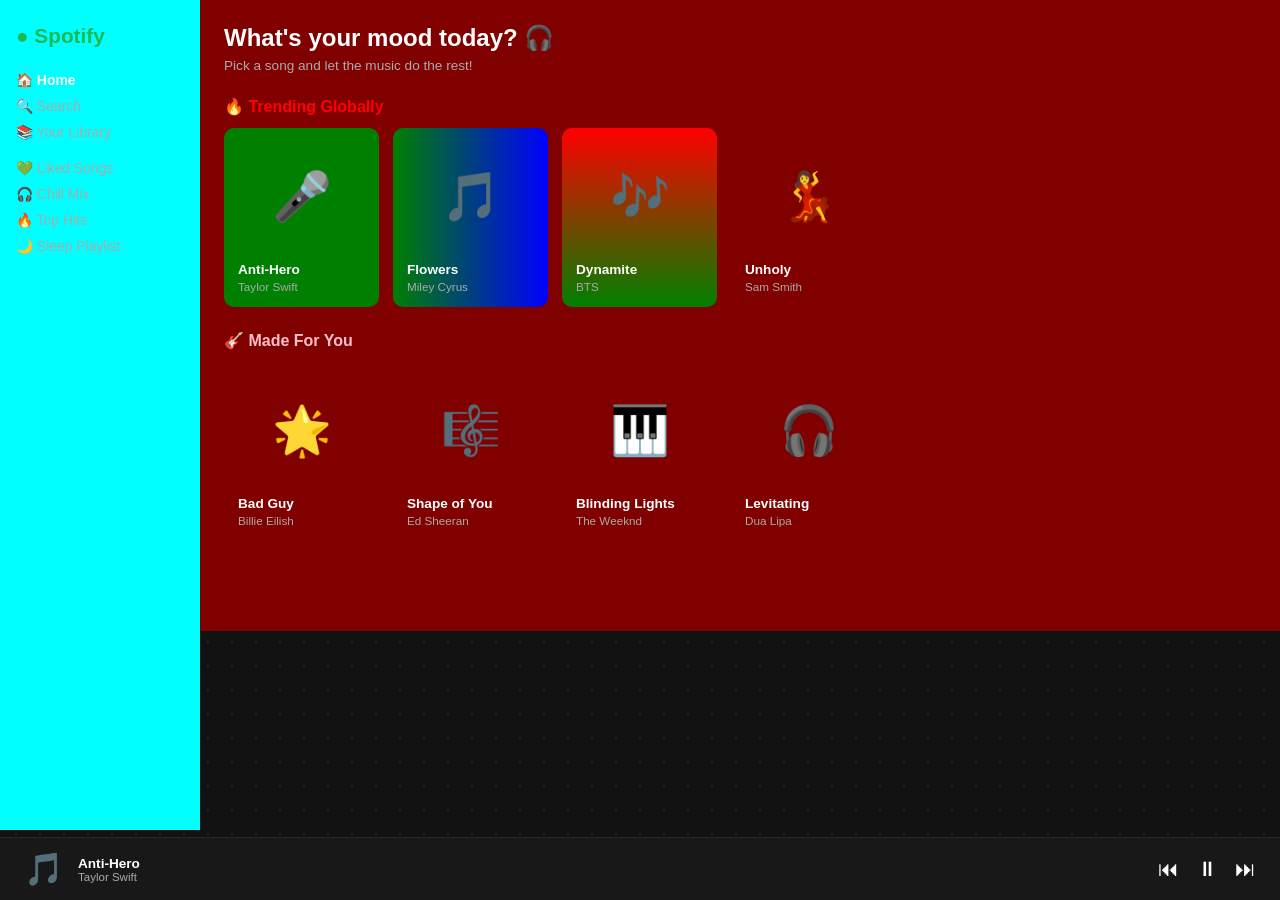
<file: CSS lesson 2/index.html>
<!DOCTYPE html>
<html>
<head>
  <title>Spotify – Background Properties</title>
  <style>

    /* ==================== PRE-WRITTEN ==================== */

    * { box-sizing: border-box; margin: 0; padding: 0; }

    .sidebar {
      width: 200px; background: #000; color: white;
      padding: 24px 16px; position: fixed; top: 0; bottom: 70px;
    }
    .logo { color: #1DB954; font-size: 1.3em; font-weight: bold; margin-bottom: 24px; }
    .sidebar a { display: block; color: #aaa; text-decoration: none; margin: 10px 0; font-size: 0.87em; }
    .sidebar a.active { color: white; font-weight: bold; }

    .main { margin-left: 200px; padding: 24px 24px 90px; color: white; font-family: Arial, sans-serif; }
    .heading { font-size: 1.5em; font-weight: bold; margin-bottom: 6px; }
    .subheading { font-size: 0.85em; color: #aaa; margin-bottom: 22px; }
    .section-title { font-size: 1em; font-weight: bold; margin: 24px 0 12px; }
    .row { display: flex; gap: 14px; flex-wrap: wrap; }

    .card { width: 155px; border-radius: 10px; padding: 14px; cursor: pointer; }
    .cover { height: 110px; border-radius: 8px; margin-bottom: 10px; display: flex; align-items: center; justify-content: center; font-size: 3em; }
    .card h3 { font-size: 0.85em; color: white; }
    .card p  { font-size: 0.73em; color: #aaa; margin-top: 3px; }

    .bar {
      position: fixed; bottom: 0; left: 0; right: 0;
      background: #181818; border-top: 1px solid #282828;
      padding: 12px 24px; display: flex; align-items: center; gap: 14px; color: white;
    }
    .bar .icon { font-size: 2em; }
    .bar .info h4 { font-size: 0.85em; }
    .bar .info p  { font-size: 0.72em; color: #aaa; }
    .bar .controls { margin-left: auto; display: flex; gap: 18px; font-size: 1.3em; cursor: pointer; }

    /* ==================== YOUR TASK ==================== */
    

    body {
      font-family: Arial, sans-serif;
      background-image: radial-gradient(circle, rgba(255,255,255,0.08) 1px, transparent 1px);
      background-size: 24px 24px;

      /* Task 1: Change the page colour — Try: #121212 / #1a1a2e / #000000 */
      background-color: #121212;

      /* Task 2: Should the dot pattern tile? Try: repeat / no-repeat / repeat-x */
      background-repeat: repeat;

      /* Task 3: Where does the pattern start? Try: center / top / top right */
      background-position: center;

      /* Task 4: Scroll the page slowly — Try: fixed / scroll */
      background-attachment: fixed;
    }

  </style>
</head>
<body>

  <div class="sidebar" style="background-color:aqua">
    <div class="logo">● Spotify</div>
    <a href="#" class="active">🏠 Home</a>
    <a href="#">🔍 Search</a>
    <a href="#">📚 Your Library</a>
    <a href="#" style="margin-top:20px;">💚 Liked Songs</a>
    <a href="#">🎧 Chill Mix</a>
    <a href="#">🔥 Top Hits</a>
    <a href="#">🌙 Sleep Playlist</a>
  </div>

  <div class="main" style="background-color:maroon   ; background-image:url("https://commons.wikimedia.org/wiki/File:Best_Nature_Picture_of_the_day.jpg");>
    <div class="heading">What's your mood today? 🎧</div>
    <div class="subheading">Pick a song and let the music do the rest!</div>

    <div class="section-title"  style="color:red">🔥 Trending Globally</div>
    <div class="row">
      <div class="card c1" style="background-color: green   ;"><div class="cover">🎤</div><h3>Anti-Hero</h3><p>Taylor Swift</p></div>
      <div class="card c2"  style="background: linear-gradient( to right, green,   blue )   ;"><div class="cover">🎵</div><h3>Flowers</h3><p>Miley Cyrus</p></div>
      <div class="card c3"  style="background: linear-gradient(red,   green)  ;"><div class="cover">🎶</div><h3>Dynamite</h3><p>BTS</p></div>
      <div class="card c4"><div class="cover">💃</div><h3>Unholy</h3><p>Sam Smith</p></div>
    </div>

    <div class="section-title" style="color: pink ;" >🎸 Made For You </div>
    <div class="row">
      <div class="card c5"><div class="cover">🌟</div><h3>Bad Guy</h3><p>Billie Eilish</p></div>
      <div class="card c6"><div class="cover">🎼</div><h3>Shape of You</h3><p>Ed Sheeran</p></div>
      <div class="card c1"><div class="cover">🎹</div><h3>Blinding Lights</h3><p>The Weeknd</p></div>
      <div class="card c2"><div class="cover">🎧</div><h3>Levitating</h3><p>Dua Lipa</p></div>
    </div>
  </div>



  <div class="bar">
    <div class="icon">🎵</div>
    <div class="info"><h4>Anti-Hero</h4><p>Taylor Swift</p></div>
    <div class="controls">⏮ &nbsp; ⏸ &nbsp; ⏭</div>
  </div>

</body>
</html>
</file>
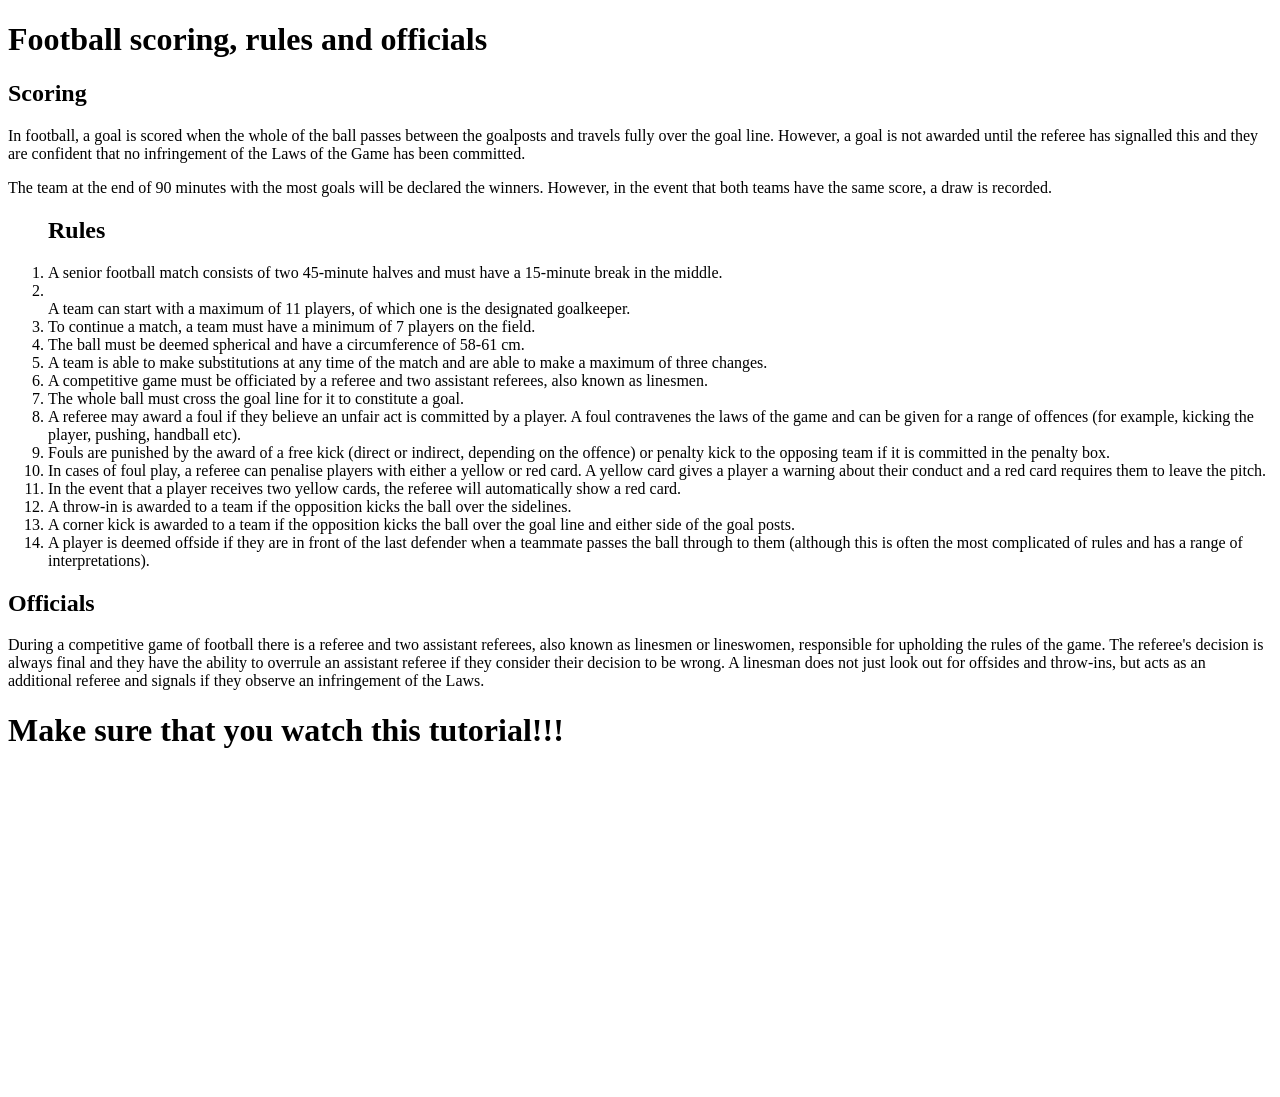
<file: homework2/index.html>
<!DOCTYPE html>
<html><head><title>How to play football</title></head>
<body>

<h1>Football scoring, rules and officials</h1>


<h2>Scoring</h2>
<p>In football, a goal is scored when the whole of the ball passes between the goalposts and travels fully over the goal line. However, a goal is not awarded until the referee has signalled this and they are confident that no infringement of the Laws of the Game has been committed.</p>

<p>The team at the end of 90 minutes with the most goals will be declared the winners. However, in the event that both teams have the same score, a draw is recorded.</p>


<ol>
<h2>Rules</h2>
<li>A senior football match consists of two 45-minute halves and must have a 15-minute break in the middle.</li>
<li></li>A team can start with a maximum of 11 players, of which one is the designated goalkeeper.</li>
<li>To continue a match, a team must have a minimum of 7 players on the field.</li>
<li>The ball must be deemed spherical and have a circumference of 58-61 cm.</li>
<li>A team is able to make substitutions at any time of the match and are able to make a maximum of three changes.</li>
<li>A competitive game must be officiated by a referee and two assistant referees, also known as linesmen.</li>
<li>The whole ball must cross the goal line for it to constitute a goal.</li>
<li>A referee may award a foul if they believe an unfair act is committed by a player. A foul contravenes the laws of the game and can be given for a range of offences (for example, kicking the player, pushing, handball etc).</li>
<li>Fouls are punished by the award of a free kick (direct or indirect, depending on the offence) or penalty kick to the opposing team if it is committed in the penalty box.</li>
<li>In cases of foul play, a referee can penalise players with either a yellow or red card. A yellow card gives a player a warning about their conduct and a red card requires them to leave the pitch.</li>
<li>In the event that a player receives two yellow cards, the referee will automatically show a red card.</li>
<li>A throw-in is awarded to a team if the opposition kicks the ball over the sidelines.</li>
<li>A corner kick is awarded to a team if the opposition kicks the ball over the goal line and either side of the goal posts.</li>
<li>A player is deemed offside if they are in front of the last defender when a teammate passes the ball through to them (although this is often the most complicated of rules and has a range of interpretations).</li>
</ol>

<h2>Officials</h2>
<p>During a competitive game of football there is a referee and two assistant referees, also known as linesmen or lineswomen, responsible for upholding the rules of the game. The referee's decision is always final and they have the ability to overrule an assistant referee if they consider their decision to be wrong. A linesman does not just look out for offsides and throw-ins, but acts as an additional referee and signals if they observe an infringement of the Laws.</p>


<h1>Make sure that you watch this tutorial!!!</h1>

<iframe width="560" height="315" src="https://www.youtube.com/embed/HxiVvWPLwFM?si=2H7yP5vY_2R3_v51" title="YouTube video player" frameborder="0" allow="accelerometer; autoplay; clipboard-write; encrypted-media; gyroscope; picture-in-picture; web-share" referrerpolicy="strict-origin-when-cross-origin" allowfullscreen></iframe>






</body>
</html>
</file>
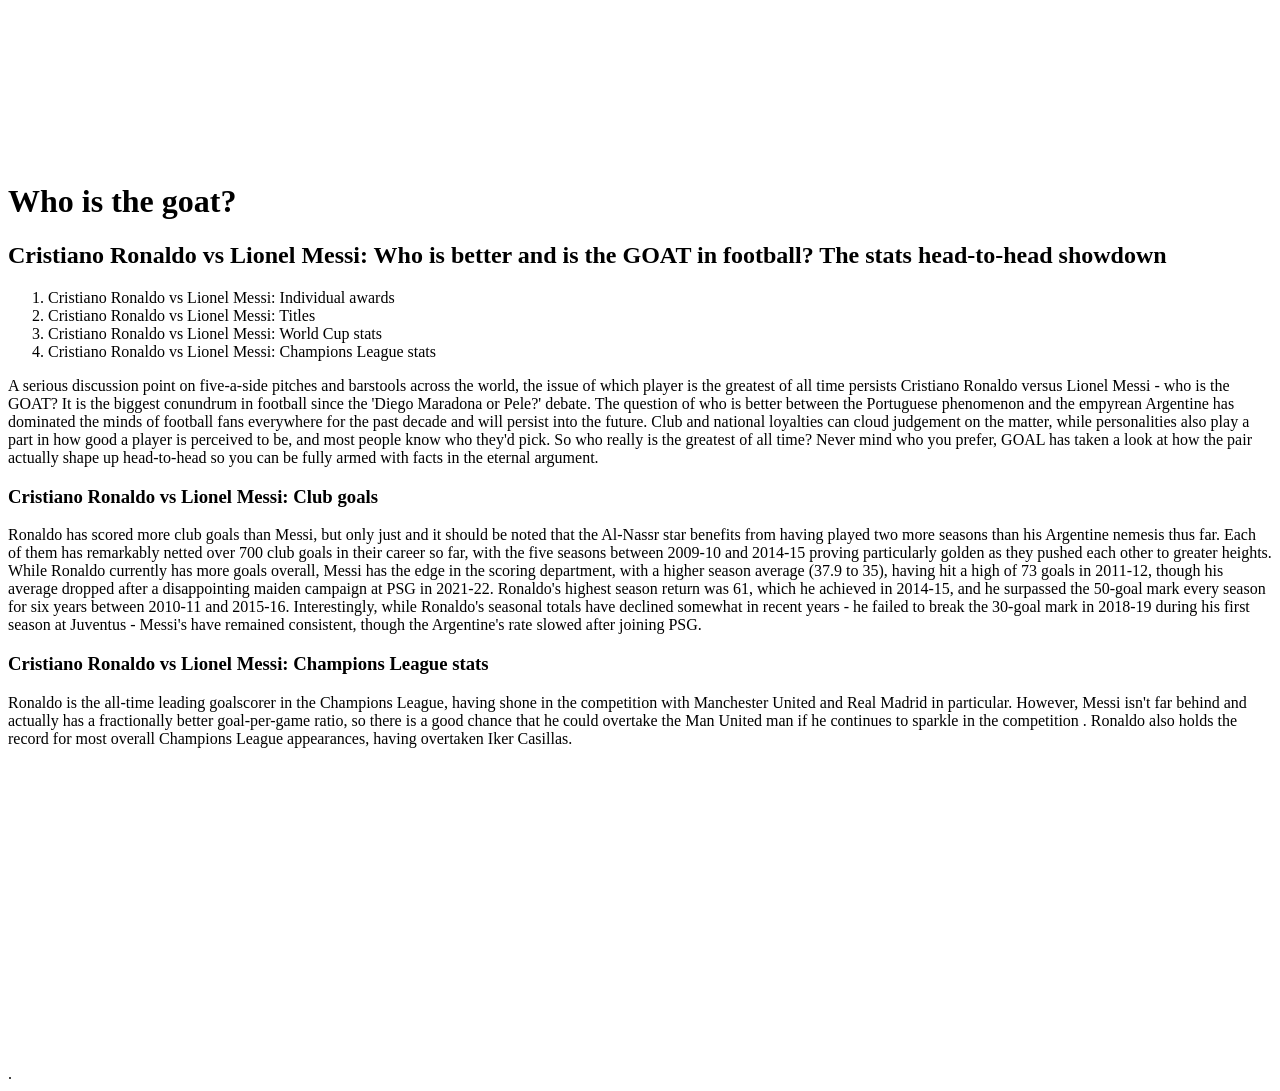
<file: lesson5/index.html>
<!DOCTYPE html>
<html><head><title>semantics</title></head>
<body>
    <header>

<video src="7NF2EKPARWWNE3IPYPAZCFYFWRWO47EN.gif"></video>

<h1>Who is the goat?</h1>

<h2>Cristiano Ronaldo vs Lionel Messi: Who is better and is the GOAT in football? The stats head-to-head showdown</h2>

<ol>
<li>Cristiano Ronaldo vs Lionel Messi: Individual awards</li>
<li>Cristiano Ronaldo vs Lionel Messi: Titles</li>
<li>Cristiano Ronaldo vs Lionel Messi: World Cup stats</li>
<li>Cristiano Ronaldo vs Lionel Messi: Champions League stats</li>
</ol>
</header>
<main>
<section>
<p>A serious discussion point on five-a-side pitches and barstools across the world, the issue of which player is the greatest of all time persists
Cristiano Ronaldo versus Lionel Messi - who is the GOAT? It is the biggest conundrum in football since the 'Diego Maradona or Pele?' debate.
The question of who is better between the Portuguese phenomenon and the empyrean Argentine has dominated the minds of football fans everywhere for the past decade and will persist into the future.
Club and national loyalties can cloud judgement on the matter, while personalities also play a part in how good a player is perceived to be, and most people know who they'd pick.
So who really is the greatest of all time? Never mind who you prefer, GOAL has taken a look at how the pair actually shape up head-to-head so you can be fully armed with facts in the eternal argument. </p>
</section>


<section>
<h3>Cristiano Ronaldo vs Lionel Messi: Club goals</h3>


<p>Ronaldo has scored more club goals than Messi, but only just and it should be noted that the Al-Nassr star benefits from having played two more seasons than his Argentine nemesis thus far.
Each of them has remarkably netted over 700 club goals in their career so far, with the five seasons between 2009-10 and 2014-15 proving particularly golden as they pushed each other to greater heights.
While Ronaldo currently has more goals overall, Messi has the edge in the scoring department, with a higher season average (37.9 to 35), having hit a high of 73 goals in 2011-12, though his average dropped after a disappointing maiden campaign at PSG in 2021-22.
Ronaldo's highest season return was 61, which he achieved in 2014-15, and he surpassed the 50-goal mark every season for six years between 2010-11 and 2015-16.
Interestingly, while Ronaldo's seasonal totals have declined somewhat in recent years - he failed to break the 30-goal mark in 2018-19 during his first season at Juventus - Messi's have remained consistent, though the Argentine's rate slowed after joining PSG.</p></main>
</section>


<h3>Cristiano Ronaldo vs Lionel Messi: Champions League stats</h3>

<p></p>Ronaldo is the all-time leading goalscorer in the Champions League, having shone in the competition with Manchester United and Real Madrid in particular.

However, Messi isn't far behind and actually has a fractionally better goal-per-game ratio, so there is a good chance that he could overtake the Man United man if he continues to sparkle in the competition .

Ronaldo also holds the record for most overall Champions League appearances, having overtaken Iker Casillas.
</p>.

<iframe width="560" height="315" src="https://www.youtube.com/embed/UBC6EPnfavM?si=8rDrx166qKdNYSan" title="YouTube video player" frameborder="0" allow="accelerometer; autoplay; clipboard-write; encrypted-media; gyroscope; picture-in-picture; web-share" referrerpolicy="strict-origin-when-cross-origin" allowfullscreen></iframe>
    
           
           
           
           
            <iframe width="560" height="315" src="https://www.youtube.com/embed/rr0L8aZXfCI?si=D0d5T13JtyqiMgV8" title="YouTube video player" frameborder="0" allow="accelerometer; autoplay; clipboard-write; encrypted-media; gyroscope; picture-in-picture; web-share" referrerpolicy="strict-origin-when-cross-origin" allowfullscreen></iframe>
    



</body>
</html>
</file>
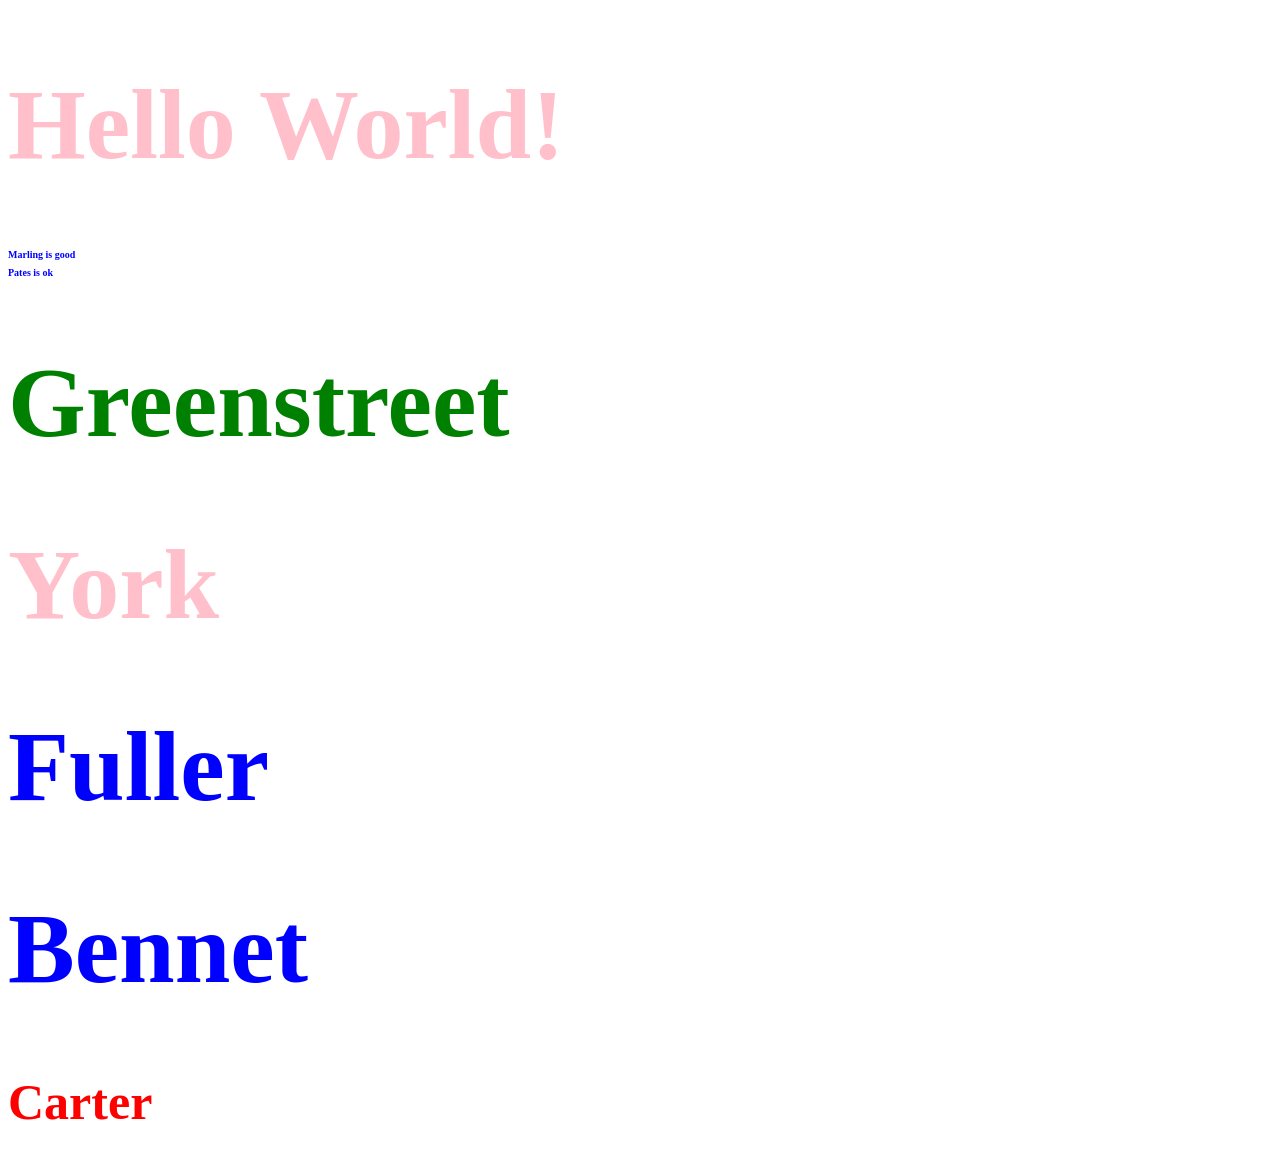
<file: Into to CSS/Activity 1/index.html>
<!DOCTYPE html>
<html>
    
<head>



<link   rel="stylesheet"  href="style.css">
</head>

<body>


<h1 style="color: pink ;font-size:100px">Hello World!</h1>
<h1 class="five">Marling is good</h1>
<h1 class="five">Pates is ok</h1>
<h1  id="MyElement">Greenstreet</h1>
<h1>York</h1>
<h1 class= "one">Fuller</h1>
<h1 class= "one">Bennet</h1>
<h1  id="MySpecialElement" >Carter</h1>

</body>
</html>
</file>
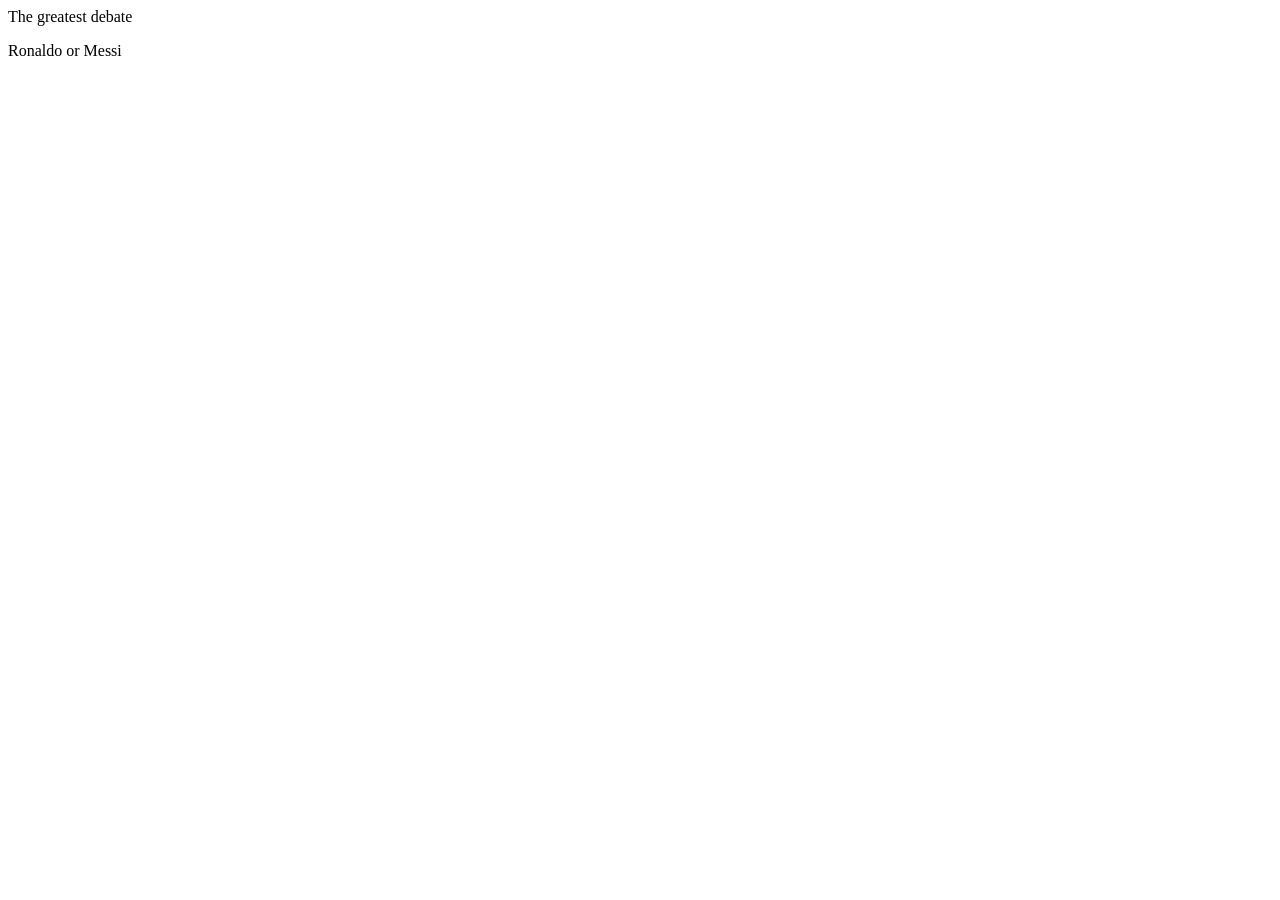
<file: New folder/New folder/index.html>
<DOCTYPE html><html>
    <head><title>Football</title></head>
    <body>
            <p>The greatest debate</p>
            <p>Ronaldo or Messi</p>
    
    
            <iframe width="560" height="315" src="https://www.youtube.com/embed/UBC6EPnfavM?si=8rDrx166qKdNYSan" title="YouTube video player" frameborder="0" allow="accelerometer; autoplay; clipboard-write; encrypted-media; gyroscope; picture-in-picture; web-share" referrerpolicy="strict-origin-when-cross-origin" allowfullscreen></iframe>
    
           
           
           
           
            <iframe width="560" height="315" src="https://www.youtube.com/embed/rr0L8aZXfCI?si=D0d5T13JtyqiMgV8" title="YouTube video player" frameborder="0" allow="accelerometer; autoplay; clipboard-write; encrypted-media; gyroscope; picture-in-picture; web-share" referrerpolicy="strict-origin-when-cross-origin" allowfullscreen></iframe>
    
    
    
    
    
    
    
    </body>
    </html>
</file>
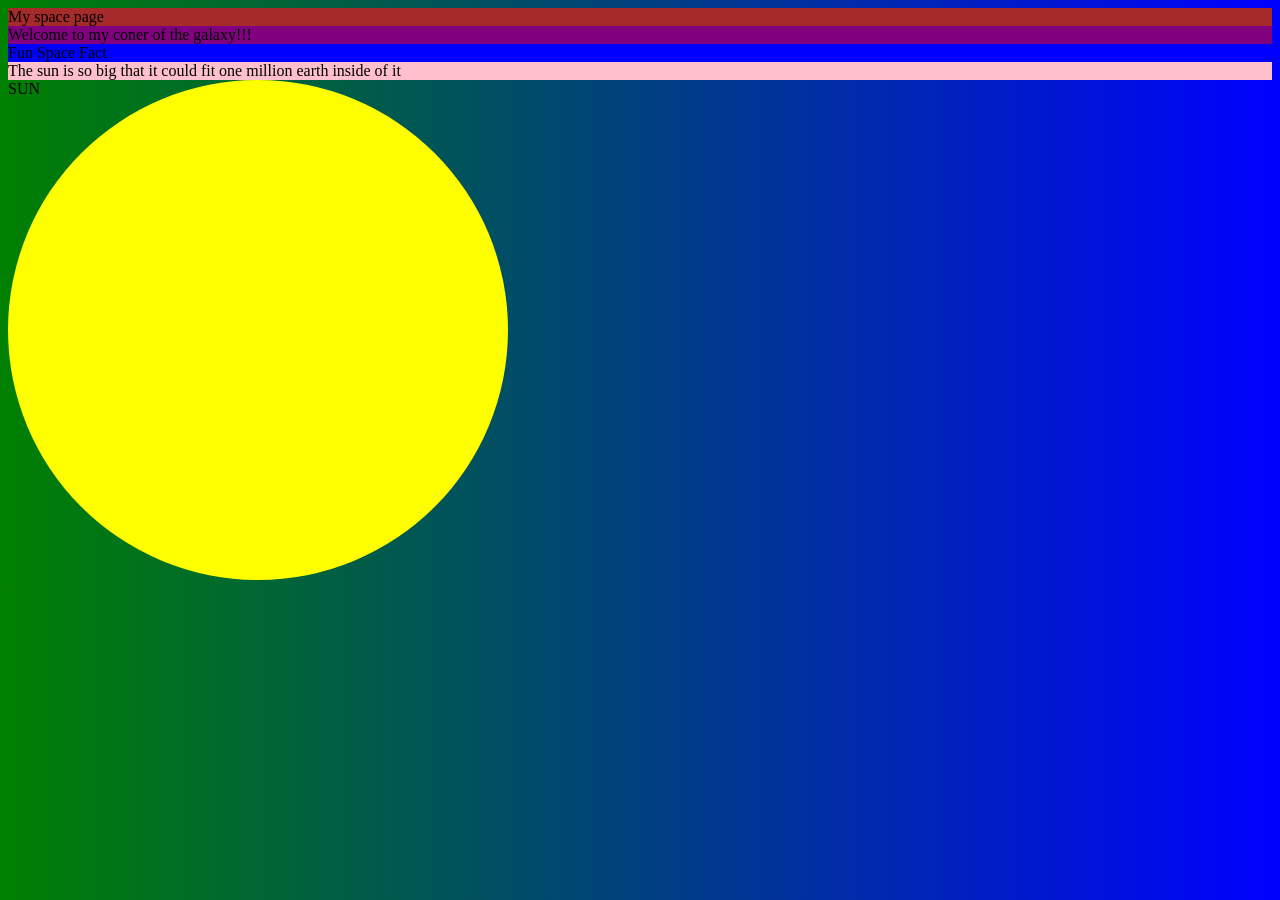
<file: CSS lesson 2/index2.html>
<!DOCTYPE html>
<html>
<head><title>Spotify Background Properties</title>

    <style>
        .star {
      width: 500px;
      height: 500px;
      background-color: yellow;
      border-radius: 70%;
      animation: twinkle 2s infinite alternate;
    }
 
    @keyframes twinkle {
      from { background-color: yellow; }
      to   { background-color: white; }
    }
        
        
        </style>


</head>

<body style="background: linear-gradient( to right, green,   blue )">


<div  style="background-color:brown">     My space page    </div>
<div  style="background-color:purple" >Welcome to my coner of the galaxy!!!</div>
<div style="background-color:blue" >Fun Space Fact</div>
<div    style="background-color:pink">The sun is so big that it could fit one million earth inside of it</div>

<div class ="star"> SUN</div>




</body>









</html>
</file>
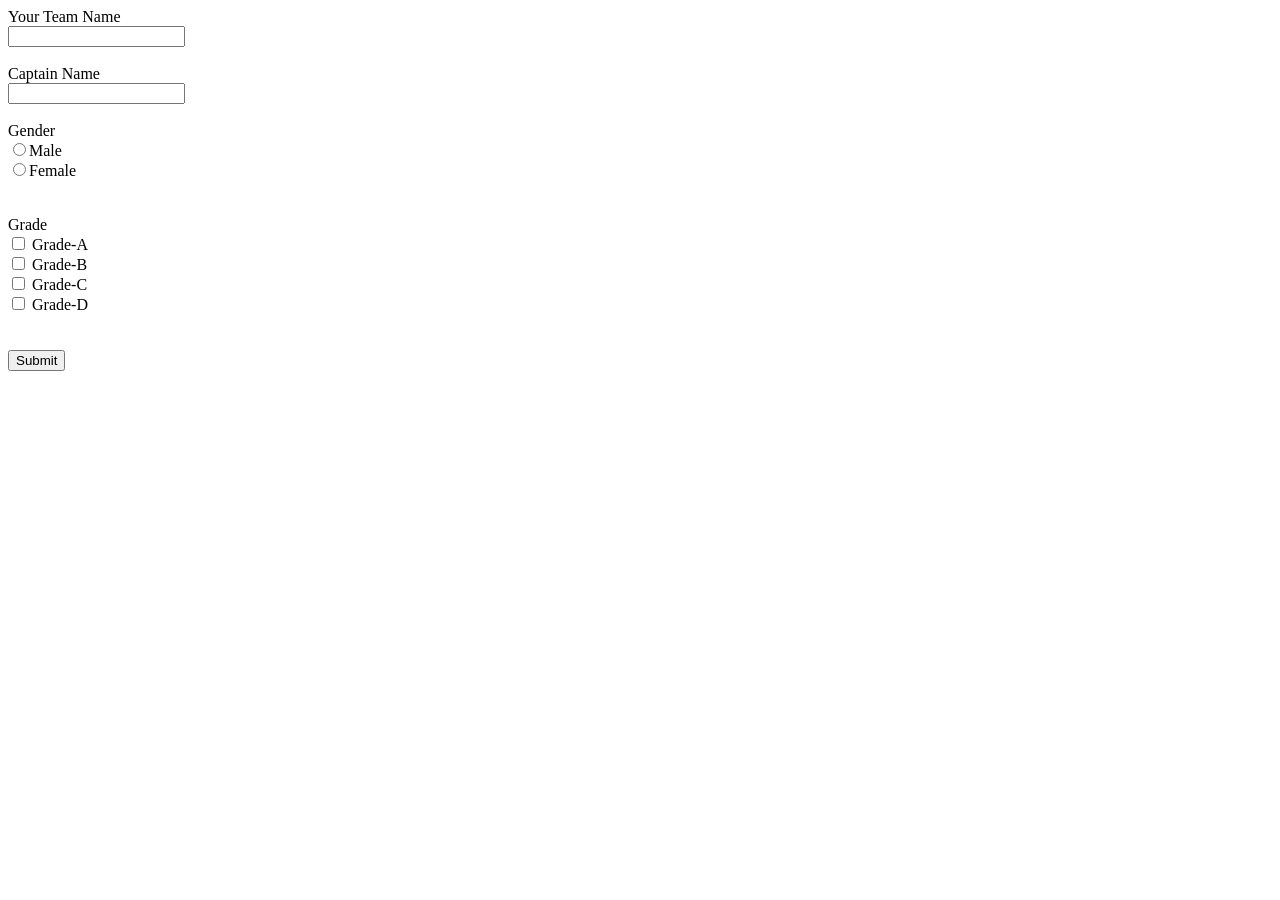
<file: Lesson6/activity1.html>
<!DOCTYPE html>
<html><head><title>Forms</title></head>
<body>


<form>

<label>Your Team Name</label> <br>
<input type=" text"><br><br>

<label>Captain Name</label>  <br>
<input type="text"><br><br>


<label>Gender</label><br>

<input type="radio"  value = "Male"   
>Male <br>
 
<input type="radio"     Value ="female"
>Female <br><br><br>

<label>Grade</label> <br>

<input type="checkbox" value="grade-a"> Grade-A<br>

<input type="checkbox" value="grade-b"> Grade-B<br>

<input type="checkbox" value="grade-c"> Grade-C<br>

<input type="checkbox" value="grade-d"> Grade-D<br><br><br>

<input type="submit"> 
</form>












    
</body>
</html>
</file>
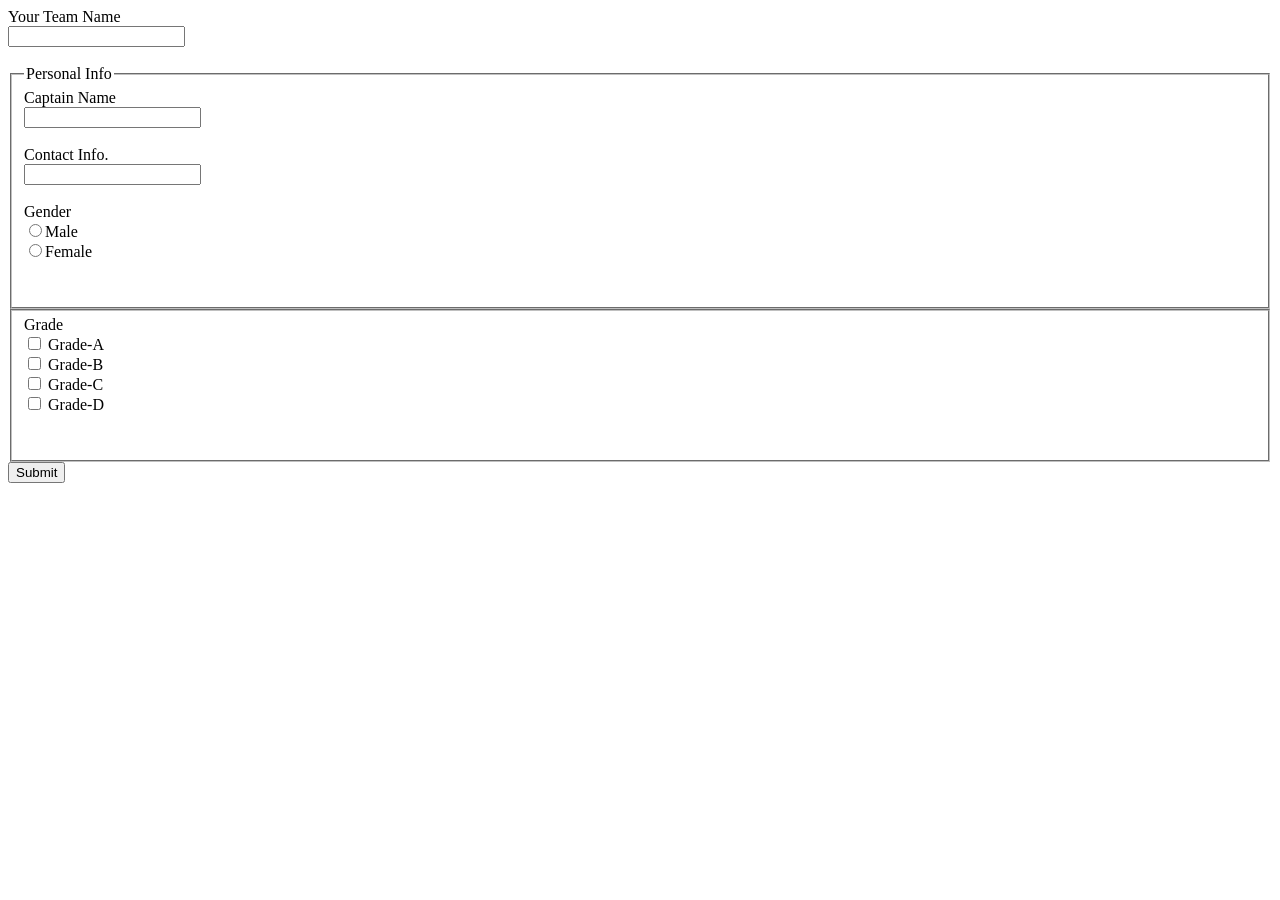
<file: Lesson6/activity2.html>
<!DOCTYPE html>
<html><head><title>Forms</title></head>
<body>


<form>

<label>Your Team Name</label> <br>
<input type=" text"><br><br>


<fieldset>
<legend> Personal Info</legend>
<label>Captain Name</label>  <br>
<input type="text"><br><br>

<label>Contact Info.</label>  <br>
<input type="password"><br><br>


<label>Gender</label><br>

<input type="radio"  value = "Male"   
>Male <br>

<input type="radio"     Value ="female"
>Female <br><br><br>


</fieldset>


<fieldset>

    <label>Grade</label> <br>

<input type="checkbox" value="grade-a"> Grade-A<br>

<input type="checkbox" value="grade-b"> Grade-B<br>

<input type="checkbox" value="grade-c"> Grade-C<br>

<input type="checkbox" value="grade-d"> Grade-D<br><br><br>

</fieldset>


<input type="submit"> 
</form>












    
</body>
</html>
</file>
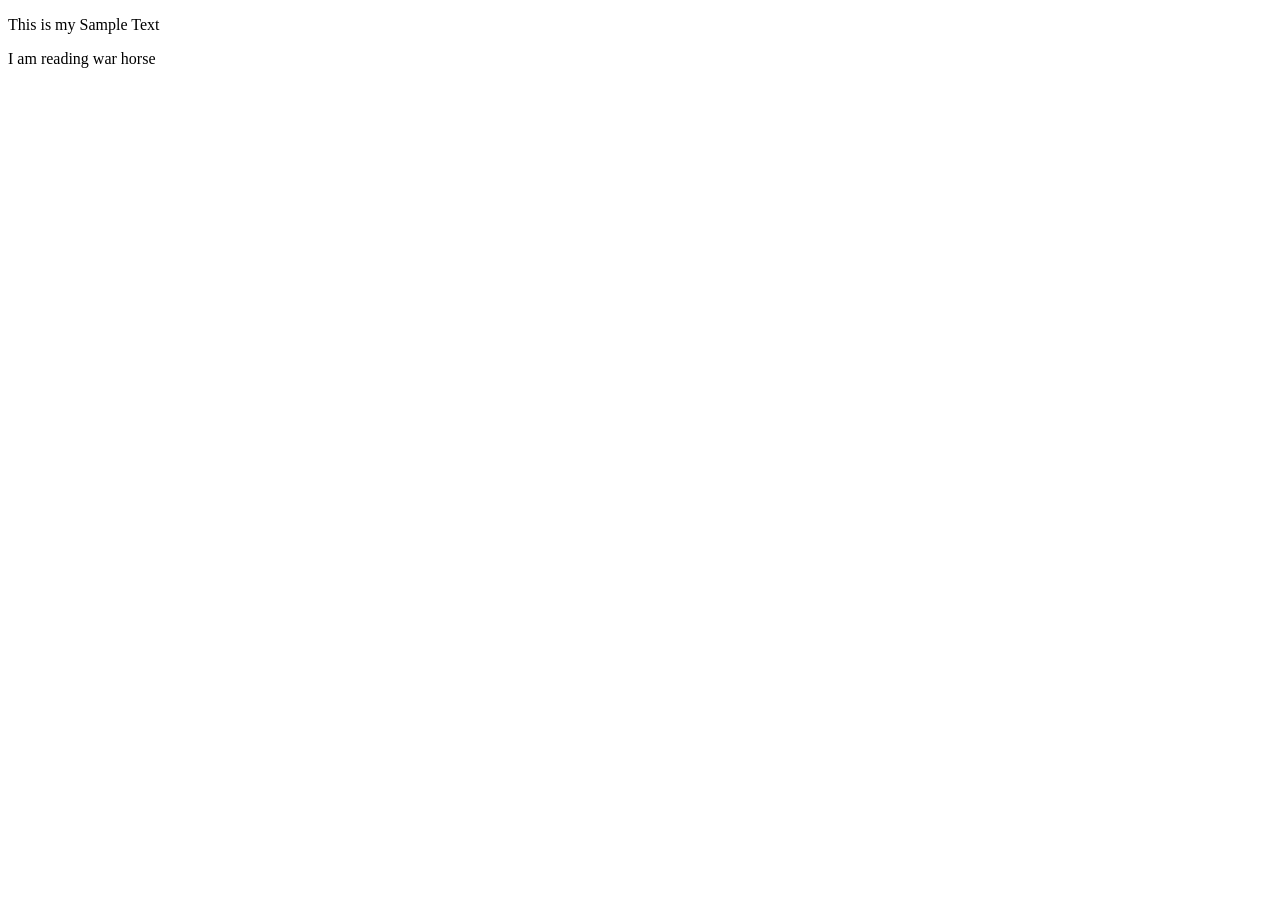
<file: media/iframe.html>
<!DOCTYPE html><html>
    <head><title>media in html</title></head>
    <body>  
            <p>  This  is my Sample Text </p> 
            <p>I am reading war horse</p>

    
            <iframe width="560" height="315" src="https://www.youtube.com/embed/v0PtMmujDPI?si=83ua7Gvus1XTh868" title="YouTube video player" frameborder="0" allow="accelerometer; autoplay; clipboard-write; encrypted-media; gyroscope; picture-in-picture; web-share" referrerpolicy="strict-origin-when-cross-origin" allowfullscreen>


                
            </iframe>
            
            <iframe width="560" height="315" src="https://www.youtube.com/embed/Nb2OkVC-Rtc?si=m8TROlmygPoHSpZa" title="YouTube video player" frameborder="0" allow="accelerometer; autoplay; clipboard-write; encrypted-media; gyroscope; picture-in-picture; web-share" referrerpolicy="strict-origin-when-cross-origin" allowfullscreen>


                
            </iframe>


              
    </body>
    </html>
</file>
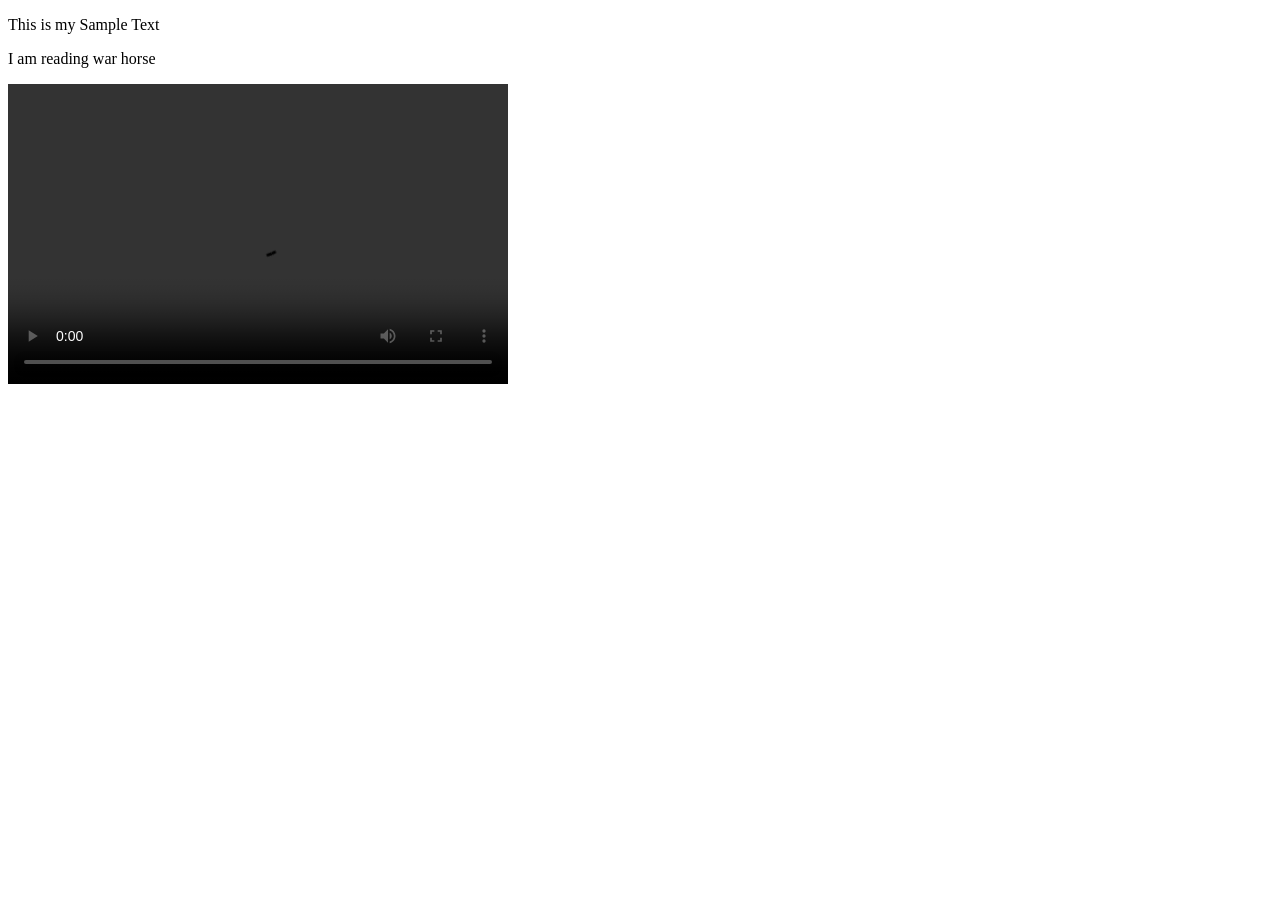
<file: media/video.html>
<!DOCTYPE html><html>
    <head><title>media in html</title></head>
    <body>  
            <p>  This  is my Sample Text </p> 
            <p>I am reading war horse</p>

        <video width="500" height="300" controls> 
            
            
            
            
            <source src="https://upload.wikimedia.org/wikipedia/commons/transcoded/c/cd/LARGE_MP4_Winston_narrated_large.webm/LARGE_MP4_Winston_narrated_large.webm.1080p.vp9.webm"  type="video/webm"  > 
        
        
        
           
        
        </video> 
          
        <video>

          <source src=" https://upload.wikimedia.org/wikipedia/commons/e/e0/Black_Cat_walking.webm"   type="video/webm" >

        </video>

    </body>
    </html>
</file>
<file: Into to CSS/Activity 1/style.css>
h1{

    color:pink;

    font-size : 100px
}


#MySpecialElement

{

color: red;
font-size: 50px;



}

#MyElement

{

    color:green
}

.one
{

color: blue 


}


.five
{
    color:blue;
    font-size : 10px;
}
</file>
